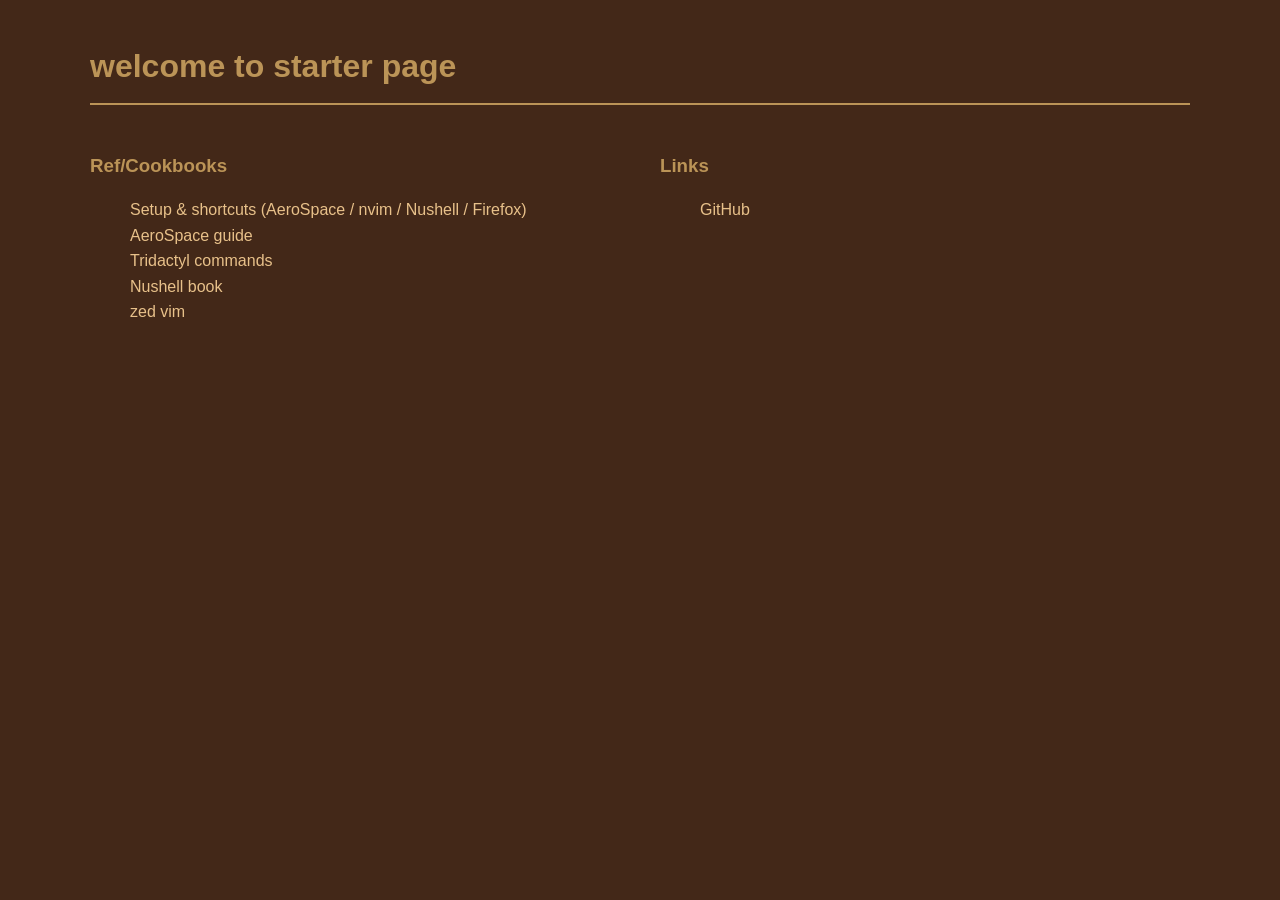
<file: mac/firefox/home/index.html>
<!DOCTYPE html>
<html>
	<head>
		<meta charset="utf-8">
		<title> You are not a chicken </title>
		<style>
		  body {
				background-color: #432818;
				color: #bb9457;
				font-family: Arial, sans-serif;
				max-width: 1100px;
				margin: 0 auto;
				padding: 20px;
				line-height: 1.6;
			}
			h1 {
				border-bottom: 2px solid #bb9457;
				padding-bottom: 10px;
			}
			h3 {
				margin-top: 25px;
				margin-bottom: 10px;
			}
			a {
				color: #e8c18a;
				text-decoration: none;
				transition: color 0.2s;
			}
			a:hover {
				color: #ffd700;
				text-decoration: underline;
			}
			.columns {
				display: flex;
				gap: 40px;
				align-items: flex-start;
			}
			.columns > div {
				flex: 1;
			}
		</style>
	</head>
	<!-- Served by the local.firefox-home-server LaunchAgent at
	     http://localhost:8347 (see install.sh). Add your own links below. -->
	<body tabindex="0" autofocus>
		<h1> welcome to starter page </h1>
		<div class="columns">
			<div>
				<h3> Ref/Cookbooks </h3>
				<ul>
					<a href="shortcuts.html">Setup &amp; shortcuts (AeroSpace / nvim / Nushell / Firefox)</a><br>
					<a href="https://nikitabobko.github.io/AeroSpace/guide">AeroSpace guide</a><br>
					<a href="https://tridactyl.xyz/build/static/docs/modules/_src_excmds_.html">Tridactyl commands</a><br>
					<a href="https://www.nushell.sh/book/">Nushell book</a><br>
					<a href="https://zed.dev/docs/vim">zed vim</a><br>
				</ul>
			</div>
			<div>
				<h3> Links </h3>
				<ul>
					<a href="https://github.com">GitHub</a><br>
				</ul>
			</div>
		</div>
	</body>
</html>
</file>
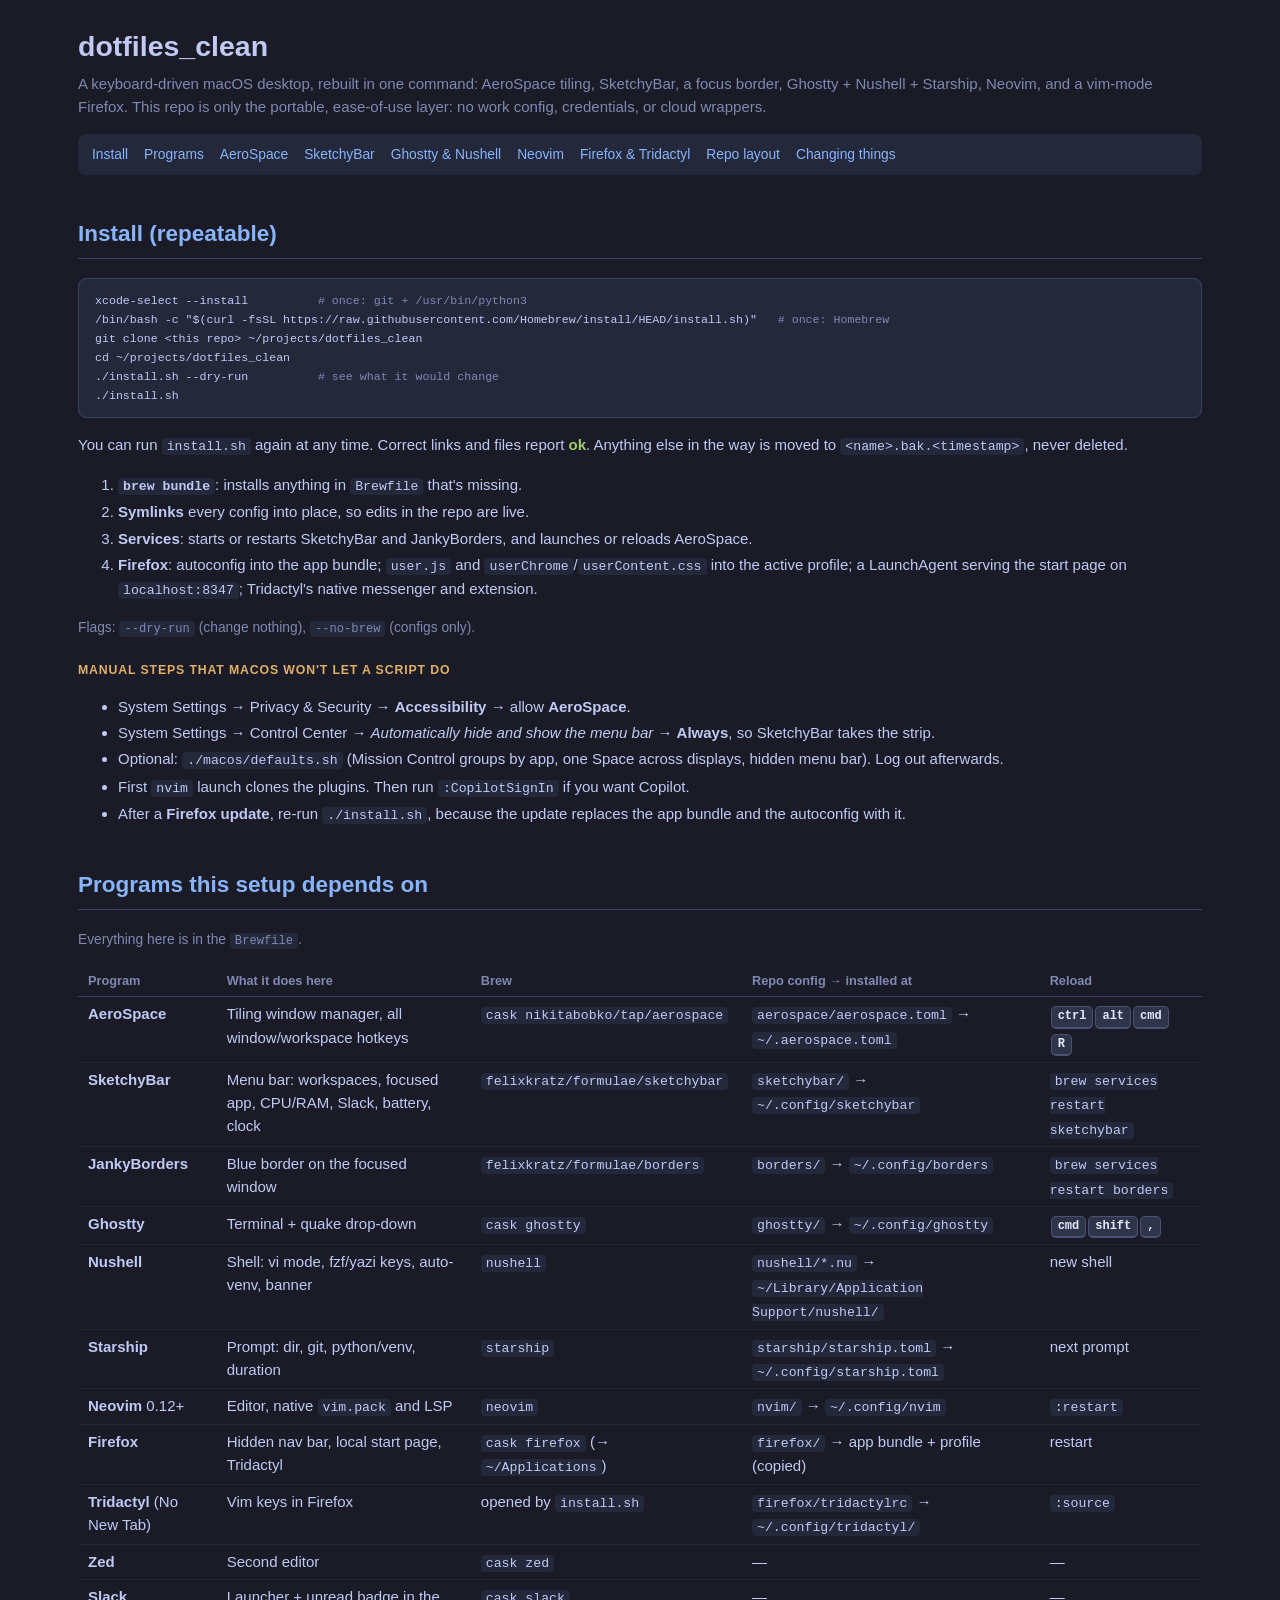
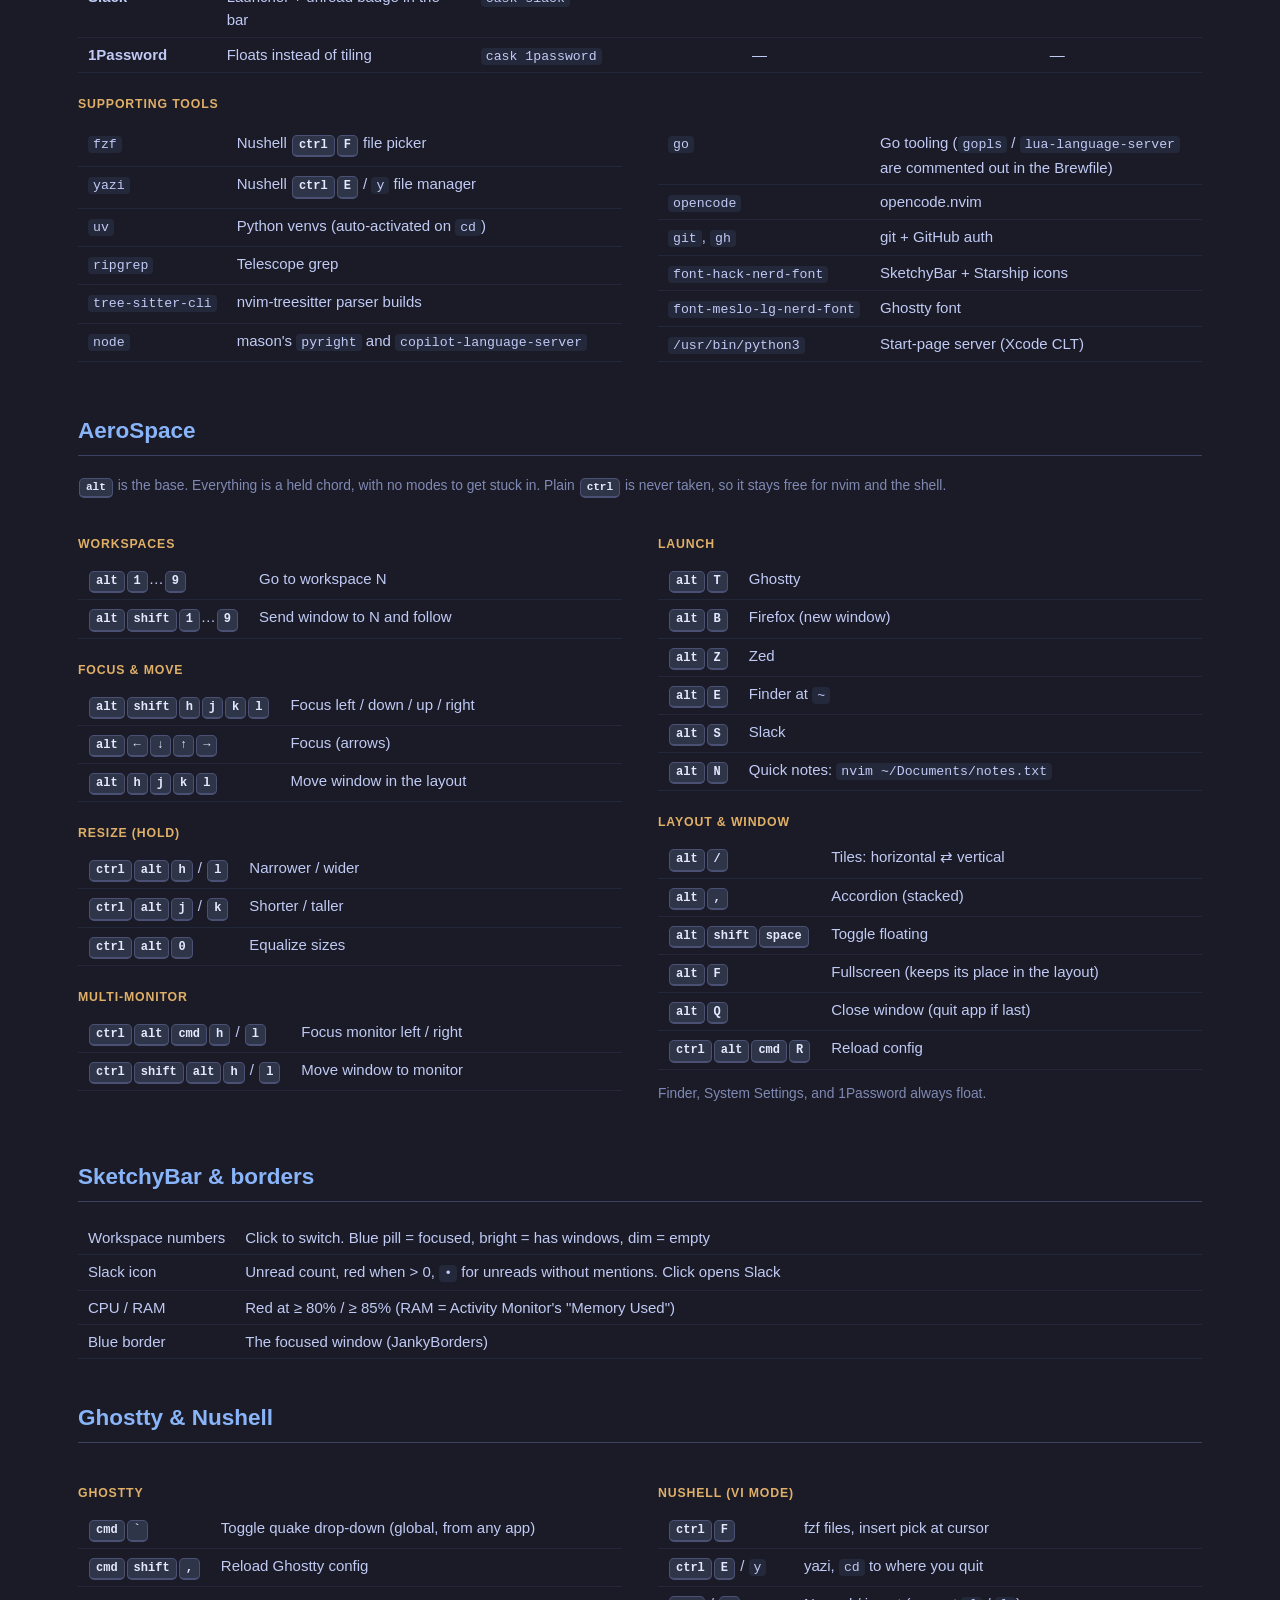
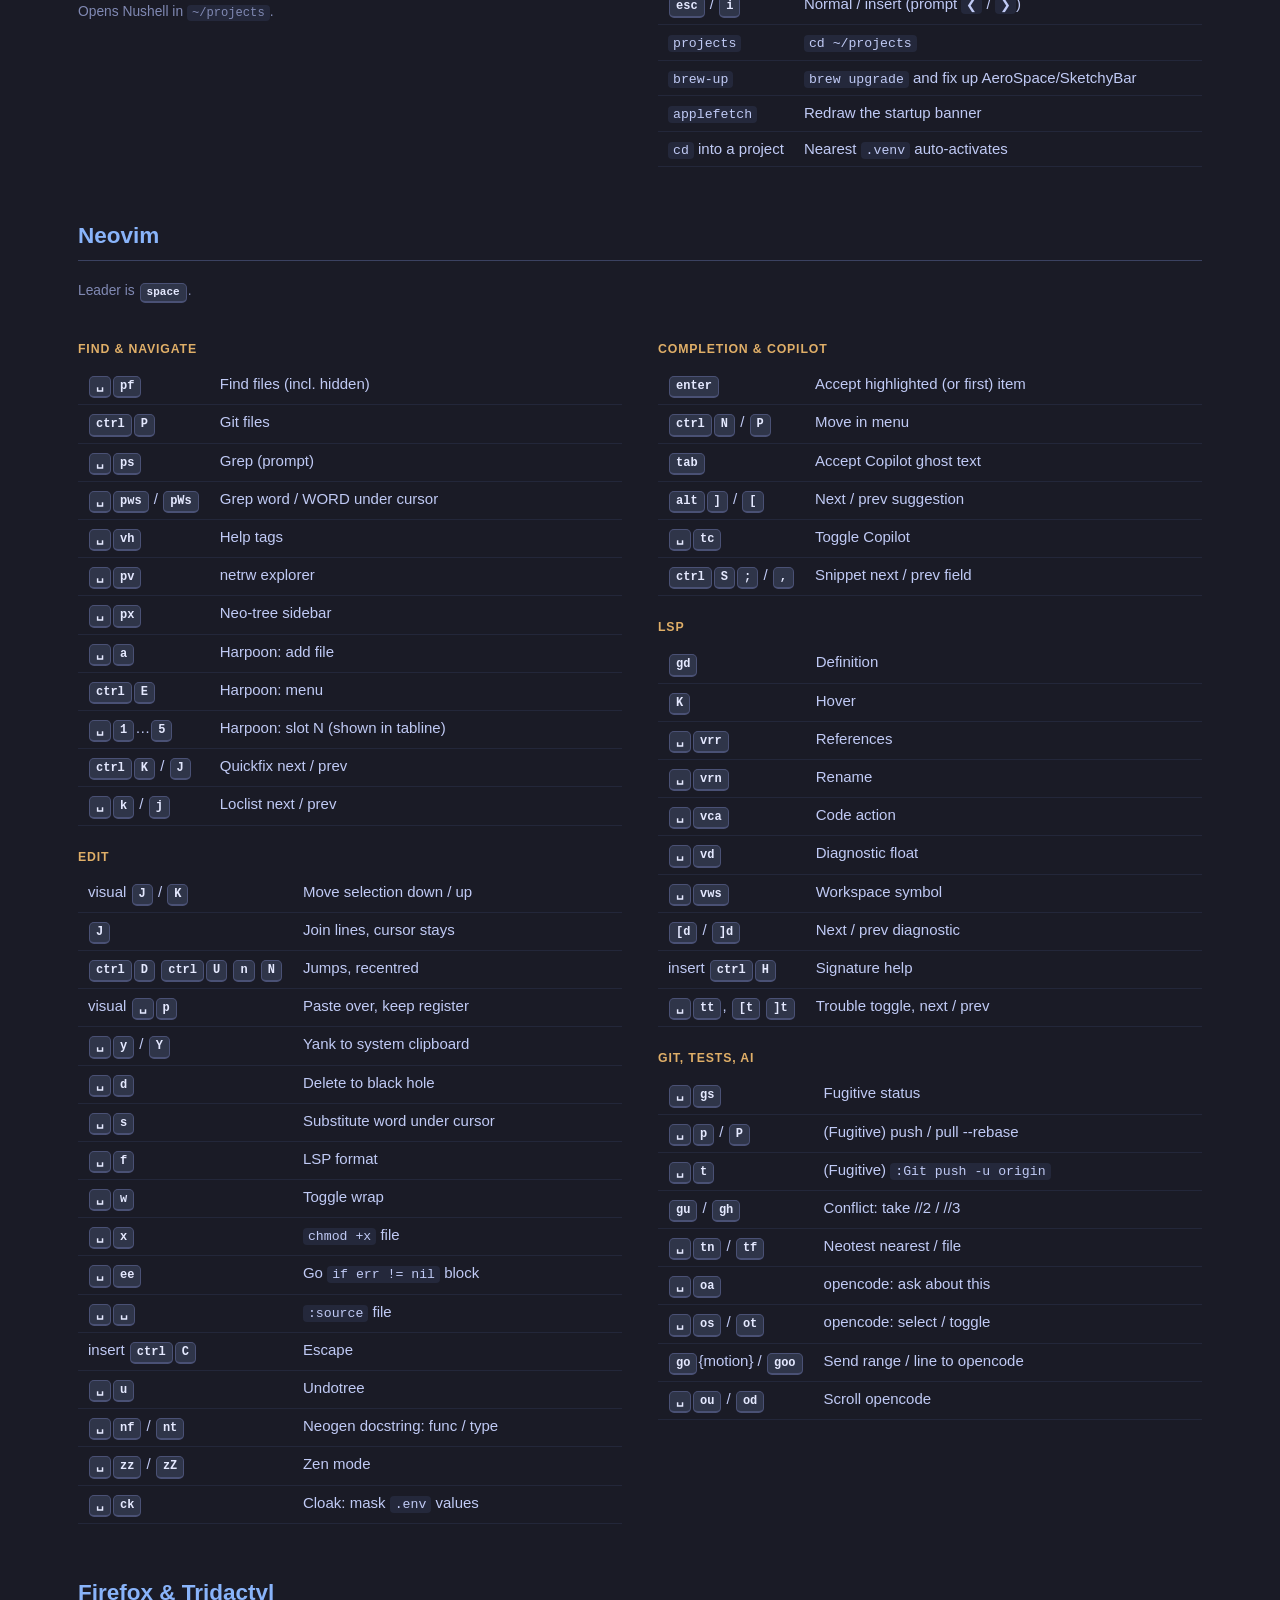
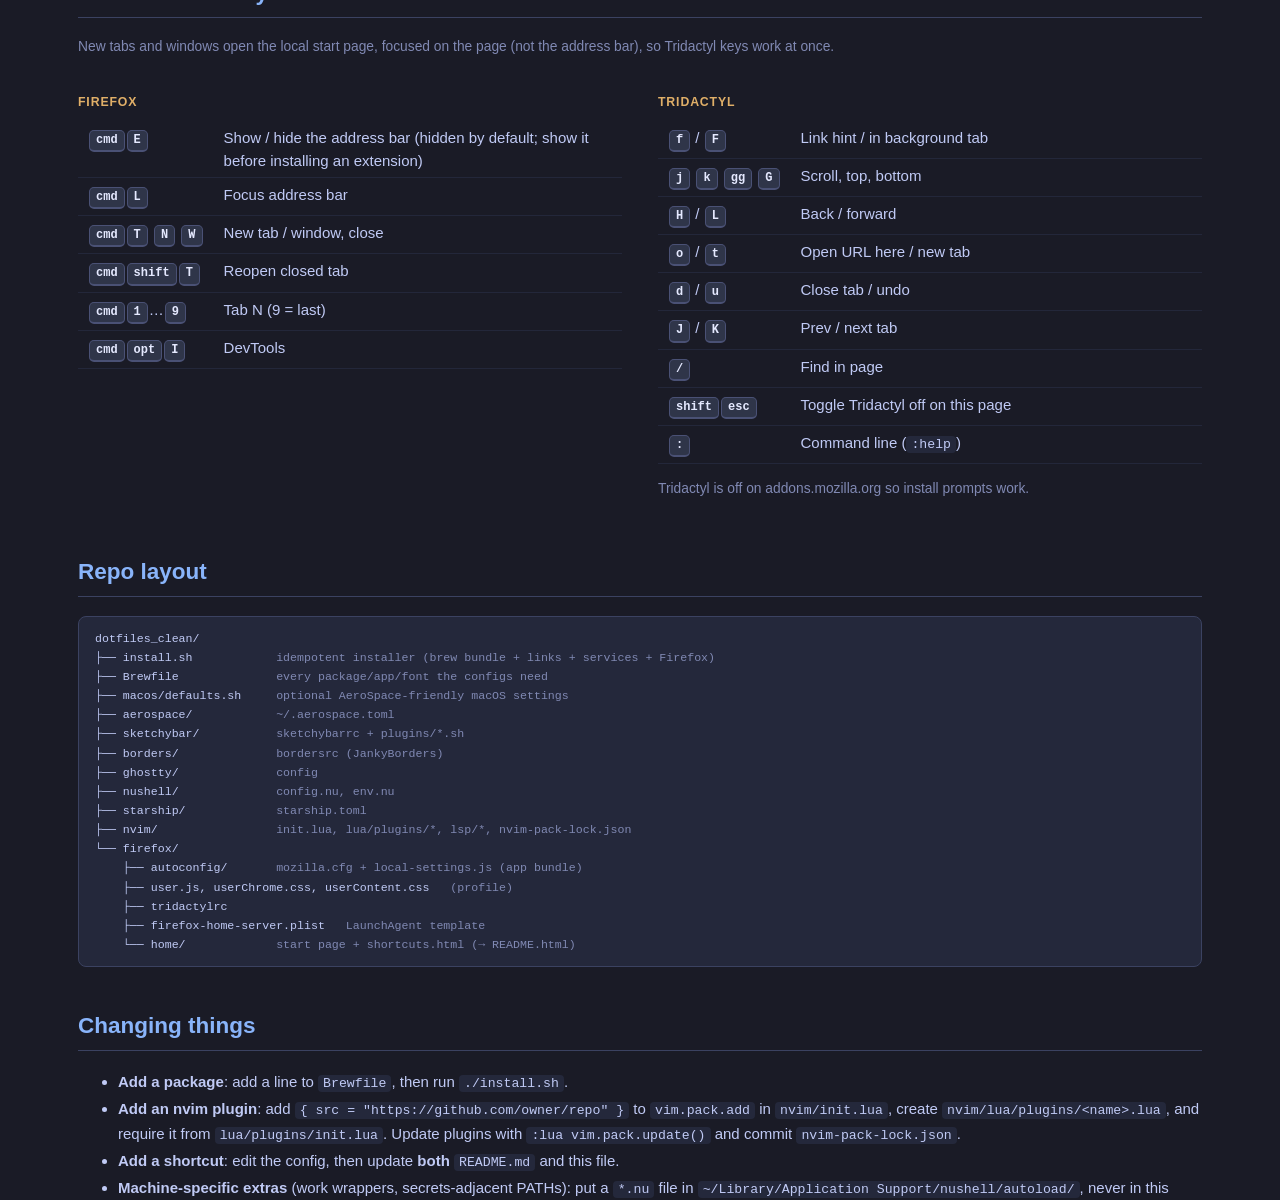
<file: mac/README.html>
<!DOCTYPE html>
<html lang="en">
<head>
<meta charset="utf-8">
<meta name="viewport" content="width=device-width, initial-scale=1">
<title>dotfiles_clean: setup &amp; shortcuts</title>
<style>
  :root {
    --bg: #1a1b26; --panel: #24283b; --line: #3b4261;
    --fg: #c0caf5; --dim: #8089b3; --accent: #89b4fa; --warm: #e0af68; --green: #9ece6a;
  }
  * { box-sizing: border-box; }
  body {
    background: var(--bg); color: var(--fg);
    font: 15px/1.55 -apple-system, BlinkMacSystemFont, "Segoe UI", sans-serif;
    max-width: 1180px; margin: 0 auto; padding: 24px 28px 60px;
  }
  h1 { font-size: 1.9em; margin: 0 0 4px; }
  h1 + p { color: var(--dim); margin-top: 0; }
  h2 {
    margin-top: 42px; padding-bottom: 6px; color: var(--accent);
    border-bottom: 1px solid var(--line);
  }
  h3 {
    margin: 22px 0 8px; color: var(--warm);
    font-size: .82em; text-transform: uppercase; letter-spacing: .07em;
  }
  a { color: var(--accent); text-decoration: none; }
  a:hover { text-decoration: underline; }
  code, pre { font-family: ui-monospace, "MesloLGM Nerd Font", Menlo, monospace; font-size: .88em; }
  code { background: var(--panel); padding: 1px 5px; border-radius: 4px; }
  pre {
    background: var(--panel); border: 1px solid var(--line); border-radius: 8px;
    padding: 12px 16px; overflow-x: auto; line-height: 1.45;
  }
  pre code { background: none; padding: 0; }
  pre .c { color: var(--dim); }
  kbd {
    display: inline-block; min-width: 1.6em; text-align: center;
    background: #2f3549; color: #e5e9ff; border: 1px solid #4a5175; border-bottom-width: 2px;
    border-radius: 5px; padding: 0 6px; margin: 1px 1px;
    font: 600 .8em/1.6 ui-monospace, Menlo, monospace;
  }
  table { width: 100%; border-collapse: collapse; margin: 4px 0 10px; }
  th { text-align: left; color: var(--dim); font-weight: 600; font-size: .85em; border-bottom: 1px solid var(--line); padding: 6px 10px; }
  td { padding: 5px 10px; vertical-align: top; border-bottom: 1px solid #23273a; }
  td.k { white-space: nowrap; width: 1%; }
  .cols { display: grid; grid-template-columns: 1fr 1fr; gap: 0 36px; }
  @media (max-width: 860px) { .cols { grid-template-columns: 1fr; } }
  .note { color: var(--dim); font-size: .92em; }
  .toc { display: flex; flex-wrap: wrap; gap: 6px 16px; margin: 14px 0 0; padding: 10px 14px; background: var(--panel); border-radius: 8px; }
  .toc a { font-size: .92em; }
  ol li, ul li { margin: 3px 0; }
  .pill { color: var(--green); font-weight: 600; }
</style>
</head>
<body>

<h1>dotfiles_clean</h1>
<p>A keyboard-driven macOS desktop, rebuilt in one command: AeroSpace tiling, SketchyBar, a focus border, Ghostty + Nushell + Starship, Neovim, and a vim-mode Firefox. This repo is only the portable, ease-of-use layer: no work config, credentials, or cloud wrappers.</p>

<nav class="toc">
  <a href="#install">Install</a>
  <a href="#programs">Programs</a>
  <a href="#aerospace">AeroSpace</a>
  <a href="#bar">SketchyBar</a>
  <a href="#terminal">Ghostty &amp; Nushell</a>
  <a href="#nvim">Neovim</a>
  <a href="#firefox">Firefox &amp; Tridactyl</a>
  <a href="#layout">Repo layout</a>
  <a href="#changing">Changing things</a>
</nav>

<!-- ====================================================================== -->
<h2 id="install">Install (repeatable)</h2>
<pre><code>xcode-select --install          <span class="c"># once: git + /usr/bin/python3</span>
/bin/bash -c "$(curl -fsSL https://raw.githubusercontent.com/Homebrew/install/HEAD/install.sh)"   <span class="c"># once: Homebrew</span>
git clone &lt;this repo&gt; ~/projects/dotfiles_clean
cd ~/projects/dotfiles_clean
./install.sh --dry-run          <span class="c"># see what it would change</span>
./install.sh</code></pre>

<p>You can run <code>install.sh</code> again at any time. Correct links and files report <span class="pill">ok</span>. Anything else in the way is moved to <code>&lt;name&gt;.bak.&lt;timestamp&gt;</code>, never deleted.</p>
<ol>
  <li><b><code>brew bundle</code></b>: installs anything in <code>Brewfile</code> that's missing.</li>
  <li><b>Symlinks</b> every config into place, so edits in the repo are live.</li>
  <li><b>Services</b>: starts or restarts SketchyBar and JankyBorders, and launches or reloads AeroSpace.</li>
  <li><b>Firefox</b>: autoconfig into the app bundle; <code>user.js</code> and <code>userChrome</code>/<code>userContent.css</code> into the active profile; a LaunchAgent serving the start page on <code>localhost:8347</code>; Tridactyl's native messenger and extension.</li>
</ol>
<p class="note">Flags: <code>--dry-run</code> (change nothing), <code>--no-brew</code> (configs only).</p>

<h3>Manual steps that macOS won't let a script do</h3>
<ul>
  <li>System Settings → Privacy &amp; Security → <b>Accessibility</b> → allow <b>AeroSpace</b>.</li>
  <li>System Settings → Control Center → <i>Automatically hide and show the menu bar</i> → <b>Always</b>, so SketchyBar takes the strip.</li>
  <li>Optional: <code>./macos/defaults.sh</code> (Mission Control groups by app, one Space across displays, hidden menu bar). Log out afterwards.</li>
  <li>First <code>nvim</code> launch clones the plugins. Then run <code>:CopilotSignIn</code> if you want Copilot.</li>
  <li>After a <b>Firefox update</b>, re-run <code>./install.sh</code>, because the update replaces the app bundle and the autoconfig with it.</li>
</ul>

<!-- ====================================================================== -->
<h2 id="programs">Programs this setup depends on</h2>
<p class="note">Everything here is in the <code>Brewfile</code>.</p>
<table>
  <tr><th>Program</th><th>What it does here</th><th>Brew</th><th>Repo config → installed at</th><th>Reload</th></tr>
  <tr><td><b>AeroSpace</b></td><td>Tiling window manager, all window/workspace hotkeys</td><td><code>cask nikitabobko/tap/aerospace</code></td><td><code>aerospace/aerospace.toml</code> → <code>~/.aerospace.toml</code></td><td><kbd>ctrl</kbd><kbd>alt</kbd><kbd>cmd</kbd><kbd>R</kbd></td></tr>
  <tr><td><b>SketchyBar</b></td><td>Menu bar: workspaces, focused app, CPU/RAM, Slack, battery, clock</td><td><code>felixkratz/formulae/sketchybar</code></td><td><code>sketchybar/</code> → <code>~/.config/sketchybar</code></td><td><code>brew services restart sketchybar</code></td></tr>
  <tr><td><b>JankyBorders</b></td><td>Blue border on the focused window</td><td><code>felixkratz/formulae/borders</code></td><td><code>borders/</code> → <code>~/.config/borders</code></td><td><code>brew services restart borders</code></td></tr>
  <tr><td><b>Ghostty</b></td><td>Terminal + quake drop-down</td><td><code>cask ghostty</code></td><td><code>ghostty/</code> → <code>~/.config/ghostty</code></td><td><kbd>cmd</kbd><kbd>shift</kbd><kbd>,</kbd></td></tr>
  <tr><td><b>Nushell</b></td><td>Shell: vi mode, fzf/yazi keys, auto-venv, banner</td><td><code>nushell</code></td><td><code>nushell/*.nu</code> → <code>~/Library/Application Support/nushell/</code></td><td>new shell</td></tr>
  <tr><td><b>Starship</b></td><td>Prompt: dir, git, python/venv, duration</td><td><code>starship</code></td><td><code>starship/starship.toml</code> → <code>~/.config/starship.toml</code></td><td>next prompt</td></tr>
  <tr><td><b>Neovim</b> 0.12+</td><td>Editor, native <code>vim.pack</code> and LSP</td><td><code>neovim</code></td><td><code>nvim/</code> → <code>~/.config/nvim</code></td><td><code>:restart</code></td></tr>
  <tr><td><b>Firefox</b></td><td>Hidden nav bar, local start page, Tridactyl</td><td><code>cask firefox</code> (→ <code>~/Applications</code>)</td><td><code>firefox/</code> → app bundle + profile (copied)</td><td>restart</td></tr>
  <tr><td><b>Tridactyl</b> (No New Tab)</td><td>Vim keys in Firefox</td><td>opened by <code>install.sh</code></td><td><code>firefox/tridactylrc</code> → <code>~/.config/tridactyl/</code></td><td><code>:source</code></td></tr>
  <tr><td><b>Zed</b></td><td>Second editor</td><td><code>cask zed</code></td><td>—</td><td>—</td></tr>
  <tr><td><b>Slack</b></td><td>Launcher + unread badge in the bar</td><td><code>cask slack</code></td><td>—</td><td>—</td></tr>
  <tr><td><b>1Password</b></td><td>Floats instead of tiling</td><td><code>cask 1password</code></td><td>—</td><td>—</td></tr>
</table>

<h3>Supporting tools</h3>
<div class="cols">
<table>
  <tr><td class="k"><code>fzf</code></td><td>Nushell <kbd>ctrl</kbd><kbd>F</kbd> file picker</td></tr>
  <tr><td class="k"><code>yazi</code></td><td>Nushell <kbd>ctrl</kbd><kbd>E</kbd> / <code>y</code> file manager</td></tr>
  <tr><td class="k"><code>uv</code></td><td>Python venvs (auto-activated on <code>cd</code>)</td></tr>
  <tr><td class="k"><code>ripgrep</code></td><td>Telescope grep</td></tr>
  <tr><td class="k"><code>tree-sitter-cli</code></td><td>nvim-treesitter parser builds</td></tr>
  <tr><td class="k"><code>node</code></td><td>mason's <code>pyright</code> and <code>copilot-language-server</code></td></tr>
</table>
<table>
  <tr><td class="k"><code>go</code></td><td>Go tooling (<code>gopls</code> / <code>lua-language-server</code> are commented out in the Brewfile)</td></tr>
  <tr><td class="k"><code>opencode</code></td><td>opencode.nvim</td></tr>
  <tr><td class="k"><code>git</code>, <code>gh</code></td><td>git + GitHub auth</td></tr>
  <tr><td class="k"><code>font-hack-nerd-font</code></td><td>SketchyBar + Starship icons</td></tr>
  <tr><td class="k"><code>font-meslo-lg-nerd-font</code></td><td>Ghostty font</td></tr>
  <tr><td class="k"><code>/usr/bin/python3</code></td><td>Start-page server (Xcode CLT)</td></tr>
</table>
</div>

<!-- ====================================================================== -->
<h2 id="aerospace">AeroSpace</h2>
<p class="note"><kbd>alt</kbd> is the base. Everything is a held chord, with no modes to get stuck in. Plain <kbd>ctrl</kbd> is never taken, so it stays free for nvim and the shell.</p>
<div class="cols">
  <div>
    <h3>Workspaces</h3>
    <table>
      <tr><td class="k"><kbd>alt</kbd><kbd>1</kbd>…<kbd>9</kbd></td><td>Go to workspace N</td></tr>
      <tr><td class="k"><kbd>alt</kbd><kbd>shift</kbd><kbd>1</kbd>…<kbd>9</kbd></td><td>Send window to N and follow</td></tr>
    </table>
    <h3>Focus &amp; move</h3>
    <table>
      <tr><td class="k"><kbd>alt</kbd><kbd>shift</kbd><kbd>h</kbd><kbd>j</kbd><kbd>k</kbd><kbd>l</kbd></td><td>Focus left / down / up / right</td></tr>
      <tr><td class="k"><kbd>alt</kbd><kbd>←</kbd><kbd>↓</kbd><kbd>↑</kbd><kbd>→</kbd></td><td>Focus (arrows)</td></tr>
      <tr><td class="k"><kbd>alt</kbd><kbd>h</kbd><kbd>j</kbd><kbd>k</kbd><kbd>l</kbd></td><td>Move window in the layout</td></tr>
    </table>
    <h3>Resize (hold)</h3>
    <table>
      <tr><td class="k"><kbd>ctrl</kbd><kbd>alt</kbd><kbd>h</kbd> / <kbd>l</kbd></td><td>Narrower / wider</td></tr>
      <tr><td class="k"><kbd>ctrl</kbd><kbd>alt</kbd><kbd>j</kbd> / <kbd>k</kbd></td><td>Shorter / taller</td></tr>
      <tr><td class="k"><kbd>ctrl</kbd><kbd>alt</kbd><kbd>0</kbd></td><td>Equalize sizes</td></tr>
    </table>
    <h3>Multi-monitor</h3>
    <table>
      <tr><td class="k"><kbd>ctrl</kbd><kbd>alt</kbd><kbd>cmd</kbd><kbd>h</kbd> / <kbd>l</kbd></td><td>Focus monitor left / right</td></tr>
      <tr><td class="k"><kbd>ctrl</kbd><kbd>shift</kbd><kbd>alt</kbd><kbd>h</kbd> / <kbd>l</kbd></td><td>Move window to monitor</td></tr>
    </table>
  </div>
  <div>
    <h3>Launch</h3>
    <table>
      <tr><td class="k"><kbd>alt</kbd><kbd>T</kbd></td><td>Ghostty</td></tr>
      <tr><td class="k"><kbd>alt</kbd><kbd>B</kbd></td><td>Firefox (new window)</td></tr>
      <tr><td class="k"><kbd>alt</kbd><kbd>Z</kbd></td><td>Zed</td></tr>
      <tr><td class="k"><kbd>alt</kbd><kbd>E</kbd></td><td>Finder at <code>~</code></td></tr>
      <tr><td class="k"><kbd>alt</kbd><kbd>S</kbd></td><td>Slack</td></tr>
      <tr><td class="k"><kbd>alt</kbd><kbd>N</kbd></td><td>Quick notes: <code>nvim ~/Documents/notes.txt</code></td></tr>
    </table>
    <h3>Layout &amp; window</h3>
    <table>
      <tr><td class="k"><kbd>alt</kbd><kbd>/</kbd></td><td>Tiles: horizontal ⇄ vertical</td></tr>
      <tr><td class="k"><kbd>alt</kbd><kbd>,</kbd></td><td>Accordion (stacked)</td></tr>
      <tr><td class="k"><kbd>alt</kbd><kbd>shift</kbd><kbd>space</kbd></td><td>Toggle floating</td></tr>
      <tr><td class="k"><kbd>alt</kbd><kbd>F</kbd></td><td>Fullscreen (keeps its place in the layout)</td></tr>
      <tr><td class="k"><kbd>alt</kbd><kbd>Q</kbd></td><td>Close window (quit app if last)</td></tr>
      <tr><td class="k"><kbd>ctrl</kbd><kbd>alt</kbd><kbd>cmd</kbd><kbd>R</kbd></td><td>Reload config</td></tr>
    </table>
    <p class="note">Finder, System Settings, and 1Password always float.</p>
  </div>
</div>

<!-- ====================================================================== -->
<h2 id="bar">SketchyBar &amp; borders</h2>
<table>
  <tr><td class="k">Workspace numbers</td><td>Click to switch. Blue pill = focused, bright = has windows, dim = empty</td></tr>
  <tr><td class="k">Slack icon</td><td>Unread count, red when &gt; 0, <code>•</code> for unreads without mentions. Click opens Slack</td></tr>
  <tr><td class="k">CPU / RAM</td><td>Red at ≥ 80% / ≥ 85% (RAM = Activity Monitor's "Memory Used")</td></tr>
  <tr><td class="k">Blue border</td><td>The focused window (JankyBorders)</td></tr>
</table>

<!-- ====================================================================== -->
<h2 id="terminal">Ghostty &amp; Nushell</h2>
<div class="cols">
  <div>
    <h3>Ghostty</h3>
    <table>
      <tr><td class="k"><kbd>cmd</kbd><kbd>`</kbd></td><td>Toggle quake drop-down (global, from any app)</td></tr>
      <tr><td class="k"><kbd>cmd</kbd><kbd>shift</kbd><kbd>,</kbd></td><td>Reload Ghostty config</td></tr>
    </table>
    <p class="note">Opens Nushell in <code>~/projects</code>.</p>
  </div>
  <div>
    <h3>Nushell (vi mode)</h3>
    <table>
      <tr><td class="k"><kbd>ctrl</kbd><kbd>F</kbd></td><td>fzf files, insert pick at cursor</td></tr>
      <tr><td class="k"><kbd>ctrl</kbd><kbd>E</kbd> / <code>y</code></td><td>yazi, <code>cd</code> to where you quit</td></tr>
      <tr><td class="k"><kbd>esc</kbd> / <kbd>i</kbd></td><td>Normal / insert (prompt <code>❮</code> / <code>❯</code>)</td></tr>
      <tr><td class="k"><code>projects</code></td><td><code>cd ~/projects</code></td></tr>
      <tr><td class="k"><code>brew-up</code></td><td><code>brew upgrade</code> and fix up AeroSpace/SketchyBar</td></tr>
      <tr><td class="k"><code>applefetch</code></td><td>Redraw the startup banner</td></tr>
      <tr><td class="k"><code>cd</code> into a project</td><td>Nearest <code>.venv</code> auto-activates</td></tr>
    </table>
  </div>
</div>

<!-- ====================================================================== -->
<h2 id="nvim">Neovim</h2>
<p class="note">Leader is <kbd>space</kbd>.</p>
<div class="cols">
  <div>
    <h3>Find &amp; navigate</h3>
    <table>
      <tr><td class="k"><kbd>␣</kbd><kbd>pf</kbd></td><td>Find files (incl. hidden)</td></tr>
      <tr><td class="k"><kbd>ctrl</kbd><kbd>P</kbd></td><td>Git files</td></tr>
      <tr><td class="k"><kbd>␣</kbd><kbd>ps</kbd></td><td>Grep (prompt)</td></tr>
      <tr><td class="k"><kbd>␣</kbd><kbd>pws</kbd> / <kbd>pWs</kbd></td><td>Grep word / WORD under cursor</td></tr>
      <tr><td class="k"><kbd>␣</kbd><kbd>vh</kbd></td><td>Help tags</td></tr>
      <tr><td class="k"><kbd>␣</kbd><kbd>pv</kbd></td><td>netrw explorer</td></tr>
      <tr><td class="k"><kbd>␣</kbd><kbd>px</kbd></td><td>Neo-tree sidebar</td></tr>
      <tr><td class="k"><kbd>␣</kbd><kbd>a</kbd></td><td>Harpoon: add file</td></tr>
      <tr><td class="k"><kbd>ctrl</kbd><kbd>E</kbd></td><td>Harpoon: menu</td></tr>
      <tr><td class="k"><kbd>␣</kbd><kbd>1</kbd>…<kbd>5</kbd></td><td>Harpoon: slot N (shown in tabline)</td></tr>
      <tr><td class="k"><kbd>ctrl</kbd><kbd>K</kbd> / <kbd>J</kbd></td><td>Quickfix next / prev</td></tr>
      <tr><td class="k"><kbd>␣</kbd><kbd>k</kbd> / <kbd>j</kbd></td><td>Loclist next / prev</td></tr>
    </table>
    <h3>Edit</h3>
    <table>
      <tr><td class="k">visual <kbd>J</kbd> / <kbd>K</kbd></td><td>Move selection down / up</td></tr>
      <tr><td class="k"><kbd>J</kbd></td><td>Join lines, cursor stays</td></tr>
      <tr><td class="k"><kbd>ctrl</kbd><kbd>D</kbd> <kbd>ctrl</kbd><kbd>U</kbd> <kbd>n</kbd> <kbd>N</kbd></td><td>Jumps, recentred</td></tr>
      <tr><td class="k">visual <kbd>␣</kbd><kbd>p</kbd></td><td>Paste over, keep register</td></tr>
      <tr><td class="k"><kbd>␣</kbd><kbd>y</kbd> / <kbd>Y</kbd></td><td>Yank to system clipboard</td></tr>
      <tr><td class="k"><kbd>␣</kbd><kbd>d</kbd></td><td>Delete to black hole</td></tr>
      <tr><td class="k"><kbd>␣</kbd><kbd>s</kbd></td><td>Substitute word under cursor</td></tr>
      <tr><td class="k"><kbd>␣</kbd><kbd>f</kbd></td><td>LSP format</td></tr>
      <tr><td class="k"><kbd>␣</kbd><kbd>w</kbd></td><td>Toggle wrap</td></tr>
      <tr><td class="k"><kbd>␣</kbd><kbd>x</kbd></td><td><code>chmod +x</code> file</td></tr>
      <tr><td class="k"><kbd>␣</kbd><kbd>ee</kbd></td><td>Go <code>if err != nil</code> block</td></tr>
      <tr><td class="k"><kbd>␣</kbd><kbd>␣</kbd></td><td><code>:source</code> file</td></tr>
      <tr><td class="k">insert <kbd>ctrl</kbd><kbd>C</kbd></td><td>Escape</td></tr>
      <tr><td class="k"><kbd>␣</kbd><kbd>u</kbd></td><td>Undotree</td></tr>
      <tr><td class="k"><kbd>␣</kbd><kbd>nf</kbd> / <kbd>nt</kbd></td><td>Neogen docstring: func / type</td></tr>
      <tr><td class="k"><kbd>␣</kbd><kbd>zz</kbd> / <kbd>zZ</kbd></td><td>Zen mode</td></tr>
      <tr><td class="k"><kbd>␣</kbd><kbd>ck</kbd></td><td>Cloak: mask <code>.env</code> values</td></tr>
    </table>
  </div>
  <div>
    <h3>Completion &amp; Copilot</h3>
    <table>
      <tr><td class="k"><kbd>enter</kbd></td><td>Accept highlighted (or first) item</td></tr>
      <tr><td class="k"><kbd>ctrl</kbd><kbd>N</kbd> / <kbd>P</kbd></td><td>Move in menu</td></tr>
      <tr><td class="k"><kbd>tab</kbd></td><td>Accept Copilot ghost text</td></tr>
      <tr><td class="k"><kbd>alt</kbd><kbd>]</kbd> / <kbd>[</kbd></td><td>Next / prev suggestion</td></tr>
      <tr><td class="k"><kbd>␣</kbd><kbd>tc</kbd></td><td>Toggle Copilot</td></tr>
      <tr><td class="k"><kbd>ctrl</kbd><kbd>S</kbd><kbd>;</kbd> / <kbd>,</kbd></td><td>Snippet next / prev field</td></tr>
    </table>
    <h3>LSP</h3>
    <table>
      <tr><td class="k"><kbd>gd</kbd></td><td>Definition</td></tr>
      <tr><td class="k"><kbd>K</kbd></td><td>Hover</td></tr>
      <tr><td class="k"><kbd>␣</kbd><kbd>vrr</kbd></td><td>References</td></tr>
      <tr><td class="k"><kbd>␣</kbd><kbd>vrn</kbd></td><td>Rename</td></tr>
      <tr><td class="k"><kbd>␣</kbd><kbd>vca</kbd></td><td>Code action</td></tr>
      <tr><td class="k"><kbd>␣</kbd><kbd>vd</kbd></td><td>Diagnostic float</td></tr>
      <tr><td class="k"><kbd>␣</kbd><kbd>vws</kbd></td><td>Workspace symbol</td></tr>
      <tr><td class="k"><kbd>[d</kbd> / <kbd>]d</kbd></td><td>Next / prev diagnostic</td></tr>
      <tr><td class="k">insert <kbd>ctrl</kbd><kbd>H</kbd></td><td>Signature help</td></tr>
      <tr><td class="k"><kbd>␣</kbd><kbd>tt</kbd>, <kbd>[t</kbd> <kbd>]t</kbd></td><td>Trouble toggle, next / prev</td></tr>
    </table>
    <h3>Git, tests, AI</h3>
    <table>
      <tr><td class="k"><kbd>␣</kbd><kbd>gs</kbd></td><td>Fugitive status</td></tr>
      <tr><td class="k"><kbd>␣</kbd><kbd>p</kbd> / <kbd>P</kbd></td><td>(Fugitive) push / pull --rebase</td></tr>
      <tr><td class="k"><kbd>␣</kbd><kbd>t</kbd></td><td>(Fugitive) <code>:Git push -u origin </code></td></tr>
      <tr><td class="k"><kbd>gu</kbd> / <kbd>gh</kbd></td><td>Conflict: take //2 / //3</td></tr>
      <tr><td class="k"><kbd>␣</kbd><kbd>tn</kbd> / <kbd>tf</kbd></td><td>Neotest nearest / file</td></tr>
      <tr><td class="k"><kbd>␣</kbd><kbd>oa</kbd></td><td>opencode: ask about this</td></tr>
      <tr><td class="k"><kbd>␣</kbd><kbd>os</kbd> / <kbd>ot</kbd></td><td>opencode: select / toggle</td></tr>
      <tr><td class="k"><kbd>go</kbd>{motion} / <kbd>goo</kbd></td><td>Send range / line to opencode</td></tr>
      <tr><td class="k"><kbd>␣</kbd><kbd>ou</kbd> / <kbd>od</kbd></td><td>Scroll opencode</td></tr>
    </table>
  </div>
</div>

<!-- ====================================================================== -->
<h2 id="firefox">Firefox &amp; Tridactyl</h2>
<p class="note">New tabs and windows open the local start page, focused on the page (not the address bar), so Tridactyl keys work at once.</p>
<div class="cols">
  <div>
    <h3>Firefox</h3>
    <table>
      <tr><td class="k"><kbd>cmd</kbd><kbd>E</kbd></td><td>Show / hide the address bar (hidden by default; show it before installing an extension)</td></tr>
      <tr><td class="k"><kbd>cmd</kbd><kbd>L</kbd></td><td>Focus address bar</td></tr>
      <tr><td class="k"><kbd>cmd</kbd><kbd>T</kbd> <kbd>N</kbd> <kbd>W</kbd></td><td>New tab / window, close</td></tr>
      <tr><td class="k"><kbd>cmd</kbd><kbd>shift</kbd><kbd>T</kbd></td><td>Reopen closed tab</td></tr>
      <tr><td class="k"><kbd>cmd</kbd><kbd>1</kbd>…<kbd>9</kbd></td><td>Tab N (9 = last)</td></tr>
      <tr><td class="k"><kbd>cmd</kbd><kbd>opt</kbd><kbd>I</kbd></td><td>DevTools</td></tr>
    </table>
  </div>
  <div>
    <h3>Tridactyl</h3>
    <table>
      <tr><td class="k"><kbd>f</kbd> / <kbd>F</kbd></td><td>Link hint / in background tab</td></tr>
      <tr><td class="k"><kbd>j</kbd> <kbd>k</kbd> <kbd>gg</kbd> <kbd>G</kbd></td><td>Scroll, top, bottom</td></tr>
      <tr><td class="k"><kbd>H</kbd> / <kbd>L</kbd></td><td>Back / forward</td></tr>
      <tr><td class="k"><kbd>o</kbd> / <kbd>t</kbd></td><td>Open URL here / new tab</td></tr>
      <tr><td class="k"><kbd>d</kbd> / <kbd>u</kbd></td><td>Close tab / undo</td></tr>
      <tr><td class="k"><kbd>J</kbd> / <kbd>K</kbd></td><td>Prev / next tab</td></tr>
      <tr><td class="k"><kbd>/</kbd></td><td>Find in page</td></tr>
      <tr><td class="k"><kbd>shift</kbd><kbd>esc</kbd></td><td>Toggle Tridactyl off on this page</td></tr>
      <tr><td class="k"><kbd>:</kbd></td><td>Command line (<code>:help</code>)</td></tr>
    </table>
    <p class="note">Tridactyl is off on addons.mozilla.org so install prompts work.</p>
  </div>
</div>

<!-- ====================================================================== -->
<h2 id="layout">Repo layout</h2>
<pre><code>dotfiles_clean/
├── install.sh            <span class="c">idempotent installer (brew bundle + links + services + Firefox)</span>
├── Brewfile              <span class="c">every package/app/font the configs need</span>
├── macos/defaults.sh     <span class="c">optional AeroSpace-friendly macOS settings</span>
├── aerospace/            <span class="c">~/.aerospace.toml</span>
├── sketchybar/           <span class="c">sketchybarrc + plugins/*.sh</span>
├── borders/              <span class="c">bordersrc (JankyBorders)</span>
├── ghostty/              <span class="c">config</span>
├── nushell/              <span class="c">config.nu, env.nu</span>
├── starship/             <span class="c">starship.toml</span>
├── nvim/                 <span class="c">init.lua, lua/plugins/*, lsp/*, nvim-pack-lock.json</span>
└── firefox/
    ├── autoconfig/       <span class="c">mozilla.cfg + local-settings.js (app bundle)</span>
    ├── user.js, userChrome.css, userContent.css   <span class="c">(profile)</span>
    ├── tridactylrc
    ├── firefox-home-server.plist   <span class="c">LaunchAgent template</span>
    └── home/             <span class="c">start page + shortcuts.html (→ README.html)</span></code></pre>

<h2 id="changing">Changing things</h2>
<ul>
  <li><b>Add a package</b>: add a line to <code>Brewfile</code>, then run <code>./install.sh</code>.</li>
  <li><b>Add an nvim plugin</b>: add <code>{ src = "https://github.com/owner/repo" }</code> to <code>vim.pack.add</code> in <code>nvim/init.lua</code>, create <code>nvim/lua/plugins/&lt;name&gt;.lua</code>, and require it from <code>lua/plugins/init.lua</code>. Update plugins with <code>:lua vim.pack.update()</code> and commit <code>nvim-pack-lock.json</code>.</li>
  <li><b>Add a shortcut</b>: edit the config, then update <b>both</b> <code>README.md</code> and this file.</li>
  <li><b>Machine-specific extras</b> (work wrappers, secrets-adjacent PATHs): put a <code>*.nu</code> file in <code>~/Library/Application Support/nushell/autoload/</code>, never in this repo.</li>
</ul>

</body>
</html>
</file>
